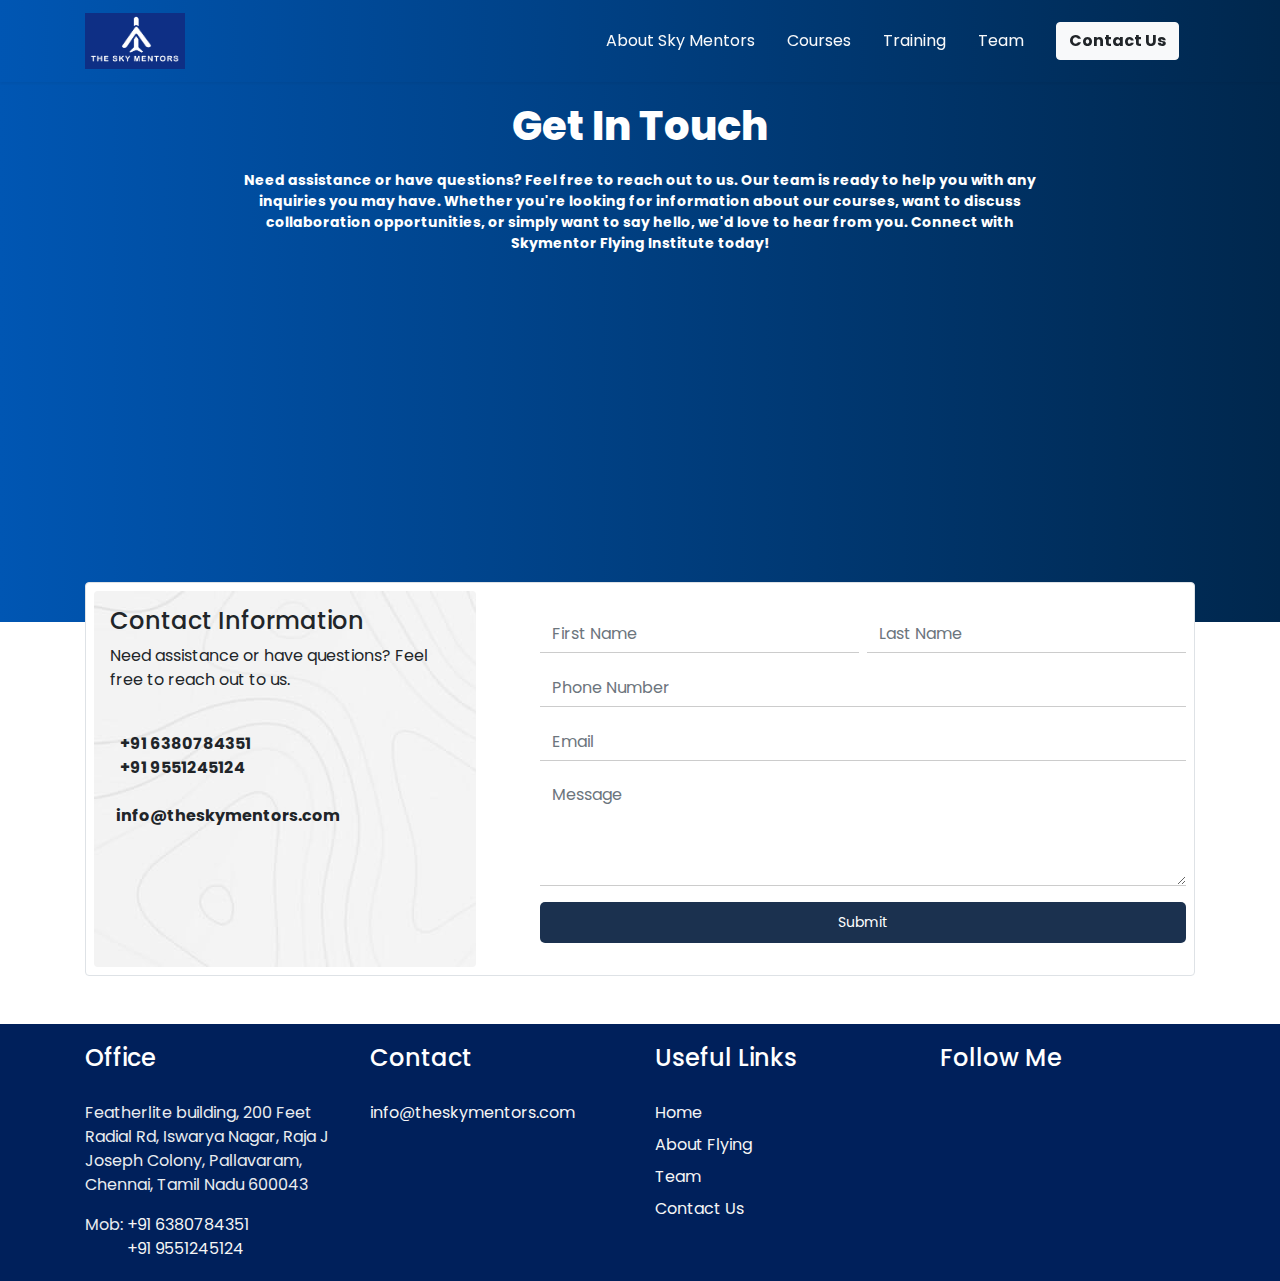
<file: contact-us.html>
<!DOCTYPE html>
<html lang="en">
  <head>
    <meta charset="UTF-8" />
    <meta name="viewport" content="width=device-width, initial-scale=1.0" />
    <link
      rel="stylesheet"
      href="https://stackpath.bootstrapcdn.com/bootstrap/4.5.2/css/bootstrap.min.css"
    />
    <link rel="preconnect" href="https://fonts.googleapis.com" />
    <link rel="preconnect" href="https://fonts.gstatic.com" crossorigin />
    <link rel="stylesheet" href="./assets/styles/styles.css" />

    <link rel="preconnect" href="https://fonts.googleapis.com" />
    <link rel="preconnect" href="https://fonts.gstatic.com" crossorigin />
    <link
      href="https://fonts.googleapis.com/css2?family=Poppins:wght@300;400;500;600;700;800&display=swap"
      rel="stylesheet"
    />
    <link href="https://unpkg.com/aos@2.3.1/dist/aos.css" rel="stylesheet" />
    <script src="https://code.jquery.com/jquery-3.5.1.slim.min.js"></script>
    <script src="https://cdn.jsdelivr.net/npm/@popperjs/core@2.10.2/dist/umd/popper.min.js"></script>
    <script src="https://stackpath.bootstrapcdn.com/bootstrap/4.5.2/js/bootstrap.min.js"></script>
    <link
      rel="stylesheet"
      href="https://cdnjs.cloudflare.com/ajax/libs/font-awesome/5.14.0/css/all.min.css"
      integrity="sha512-1PKOgIY59xJ8Co8+NE6FZ+LOAZKjy+KY8iq0G4B3CyeY6wYHN3yt9PW0XpSriVlkMXe40PTKnXrLnZ9+fkDaog=="
      crossorigin="anonymous"
    />
    <link
      rel="stylesheet"
      href="https://cdnjs.cloudflare.com/ajax/libs/font-awesome/5.15.3/css/all.min.css"
      integrity="sha384-ez3ggF5JC1JFo2J2q2WiCqEhB3HxGzntn9f2b8TLWlA/4gHt4sVsHcOjxH6EmGOkQ"
      crossorigin="anonymous"
    />
    <script src="https://unpkg.com/aos@2.3.1/dist/aos.js"></script>
    <script src="https://unpkg.com/aos@2.3.1/dist/aos.js"></script>
    <style>
      * {
        font-family: "Poppins", sans-serif;
      }
      a{
        color: inherit !important;
      }
      .navbar {
        position: sticky;
        top: 0;
        z-index: 1000;
        transition: background 0.3s, border-radius 0.3s, opacity 0.3s;
        box-shadow: 0px 2px 2px rgba(0, 0, 0, 0.04);
        background: linear-gradient(to right, #0056b3, #00274d);
      }
      .navbar .navbar-toggler {
        display: none;
      }
      #banner {
        background: linear-gradient(
          to right,
          #0056b3,
          #00274d
        ); /* Light to dark shade from left to right */
        color: #ffffff; /* Text color for better visibility */
        padding: 20px; /* Adjust padding as needed */
        text-align: center;
        height: 60vh;
      }

      #banner h1 {
        font-size: 2.5em;
        margin-bottom: 20px;
      }

      #banner p {
        font-weight: bold;
        font-size: 14px;
        margin-bottom: 40px;
      }

      #enquire-btn {
        display: inline-block;
        padding: 10px 20px;
        font-size: 14px;
        text-decoration: none;
        background-color: #1b314f; /* Navy blue button color */
        color: #fff; /* White text color */
        border-radius: 5px;
      }
      .bg-contact {
        background: url("./assets/images/waves-faded.jpg");
      }
      #enquire-btn:hover {
        background-color: #0056b3;
      }
      #sections {
        display: flex;
        gap: 30px;
        height: 100%; /* Half of the viewport height */
        margin-top: -60px;
      }
      #form {
        margin-top: -40px;
      }
      @media only screen and (max-width: 999px) {
        #banner {
          height: 40vh;
        }
        #banner h1 {
          font-size: 1.5em;
        }
        #banner p {
          font-size: 10px;
        }
        .d-flex.contact-form {
          flex-direction: column;
        }

        .mr-3 {
          margin-right: 0 !important;
          margin-bottom: 15px;
        }

        .ml-5 {
          margin-left: 0 !important;
        }

        .bg-contact {
          width: 100%;
        }

        .ml-5,
        .py-4 {
          width: 100%;
          margin-left: 0 !important;
        }
      }
      form input,
      form textarea {
        border: none !important;
        border-bottom: 1px solid #ccc !important; /* Adjust the color as needed */
        border-radius: 0 !important;
        outline: none;
      }
      .submit-btn {
        background-color: #00205b;
        color: white;
        padding: 10px 20px;
      }
      footer {
        padding: 20px;
        background-color: #00205b;
        color: #e9ecef;
      }
      footer h4 {
        padding-bottom: 20px;
        color: white;
      }
      footer ul {
        list-style-type: none;
        padding: 0;
        color: whitesmoke;
      }
      footer a {
        color: whitesmoke !important;
      }
    </style>
  </head>
  <body data-spy="scroll" data-target="#navbar" data-offset="70">
    <nav id="navbar" class="navbar text-light">
      <div class="container">
        <a class="navbar-brand" href="./index.html"
          ><img
            src="./assets/images/The Sky Logo Mentors V2.png"
            alt="logo"
            width="100"
        /></a>
        <button class="navbar-toggler" onclick="toggleNav()">
          <i class="fas fa-bars"></i>
        </button>
        <ul class="nav nav-pills align-items-center">
          <li class="nav-item">
            <a class="nav-link text-light" href="./about-sky-mentors.html"
              >About Sky Mentors</a
            >
          </li>
          <li class="nav-item">
            <a class="nav-link text-light" href="./courses.html">Courses</a>
          </li>
          <li class="nav-item">
            <a class="nav-link text-light" href="./our-team.html">Training</a>
          </li>
          <li class="nav-item">
            <a class="nav-link text-light" href="./our-team.html">Team</a>
          </li>
          <li class="nav-item">
            <a class="nav-link text-light" href="./contact-us.html"
              ><button type="button" class="btn btn-light font-weight-bold">
                Contact Us
              </button></a
            >
          </li>
        </ul>
      </div>
    </nav>
    <section id="banner">
      <div class="container">
        <h1>Get In Touch</h1>
        <p class="w-75 mx-auto">
          Need assistance or have questions? Feel free to reach out to us. Our
          team is ready to help you with any inquiries you may have. Whether
          you're looking for information about our courses, want to discuss
          collaboration opportunities, or simply want to say hello, we'd love to
          hear from you. Connect with Skymentor Flying Institute today!
        </p>
      </div>
    </section>
    <section id="form">
      <div class="container mb-5">
        <div class="p-2 bg-white rounded border">
          <div class="d-flex contact-form">
            <div class="mr-3 bg-contact rounded p-3" style="flex: 0 0 35%">
              <!-- Your content for the first block goes here -->
              <h4>Contact Information</h4>
              <p class="mt-2">
                Need assistance or have questions? Feel free to reach out to us.
              </p>
              <br />
              <div class="d-flex font-weight-bold align-items-center" style="gap: 10px">
                <i class="fa fa-phone-alt" aria-hidden="true"></i>
                <div>
                  <a href="tel:6380784351"><p class="mb-0 text-black">+91 6380784351</p></a>
                  <a href="tel:9551245124"><p class="mb-0">+91 9551245124</p></a>
                </div>
              </div>
              <div class="d-flex font-weight-bold align-items-center mt-4">
                <i class="fas fa-mail-bulk" aria-hidden="true"></i>
              <a href="mailto:info@theskymentors.com">&nbsp;&nbsp;info@theskymentors.com</a>
                
              </div>
            </div>

            <!-- Second Block with 
                        the rest of the width -->
            <div class="ml-5 py-4" style="flex: 1">
              <form>
                <div class="form-group">
                  <div class="d-flex">
                    <input
                      type="text"
                      class="form-control mr-2"
                      placeholder="First Name"
                    />
                    <input
                      type="text"
                      class="form-control"
                      placeholder="Last Name"
                    />
                  </div>
                </div>
                <div class="form-group">
                  <input
                    type="tel"
                    class="form-control"
                    placeholder="Phone Number"
                  />
                </div>
                <div class="form-group">
                  <input
                    type="email"
                    class="form-control"
                    placeholder="Email"
                  />
                </div>
                <div class="form-group">
                  <textarea
                    class="form-control"
                    rows="4"
                    placeholder="Message"
                  ></textarea>
                </div>
                <button type="submit" class="border-0 w-100" id="enquire-btn">
                  Submit
                </button>
              </form>
            </div>
          </div>
        </div>
      </div>
    </section>

    <footer>
      <div class="container">
        <div class="row">
          <!-- Office Block -->
          <div class="col-md-3">
            <h4>Office</h4>
            <address>
              Featherlite building, 200 Feet Radial Rd,
              Iswarya Nagar, Raja J Joseph Colony, Pallavaram, Chennai,
              Tamil Nadu 600043
            </address>
            <div class="d-flex"><p>Mob:</p>&nbsp; <div>
                <a href="tel:6380784351"><p class="mb-0 text-black">+91 6380784351</p></a>
                <a href="tel:9551245124"><p class="mb-0">+91 9551245124</p></a>
            </div>
        </div>
          </div>

          <!-- Contact Block -->
          <div class="col-md-3">
            <h4>Contact</h4>
            <p>
              <i class="fas fa-mail-bulk"></i>
              <a href="mailto:info@theskymentors.com">info@theskymentors.com</a>
            </p>
          </div>

          <!-- Useful Links Block -->
          <div class="col-md-3">
            <h4>Useful Links</h4>
            <ul>
              <li class="pb-2"><a href="./index.html">Home</a></li>
              <li class="pb-2"><a href="#">About Flying</a></li>
              <li class="pb-2"><a href="./our-team.html">Team</a></li>
              <li class="pb-2"><a href="./contact-us.html">Contact Us</a></li>
            </ul>
          </div>

          <!-- Follow Me Block -->
          <div class="col-md-3">
            <h4>Follow Me</h4>
            <p>
              <a href="#" target="_blank" class="mr-3"
                ><i class="fab fa-facebook"></i
              ></a>
              <a href="#" target="_blank" class="mr-3"
                ><i class="fab fa-twitter"></i
              ></a>
              <a href="#" target="_blank"><i class="fab fa-instagram"></i></a>
            </p>
          </div>
        </div>
      </div>
    </footer>
    <script>
      //   AOS.init();
      AOS.init({
        duration: 1000, // Adjust the duration as needed
        once: true, // Animation only occurs once
      });
      $(document).ready(function () {
        $(".navbar-toggler").click(function () {
          $("#navbar ul").toggleClass("show");

          // Close button functionality
          if ($("#navbar ul").hasClass("show")) {
            $("#navbar").append('<span class="close-btn">&times;</span>');
          } else {
            $("#navbar .close-btn").remove();
          }
        });

        $("#navbar ul li a").click(function () {
          $("#navbar ul").removeClass("show");
          $("#navbar .close-btn").remove();
        });

        // Close button functionality
        $(document).on("click", "#navbar .close-btn", function () {
          $("#navbar ul").removeClass("show");
          $("#navbar .close-btn").remove();
        });

        var navbar = $("#navbar");

        $(window).scroll(function () {
          if ($(this).scrollTop() > 100) {
            navbar.addClass("scroll");
          } else {
            navbar.removeClass("scroll");
          }
        });

        $("body").scrollspy({ target: "#navbar" });
      });
    </script>
  </body>
</html>
</file>
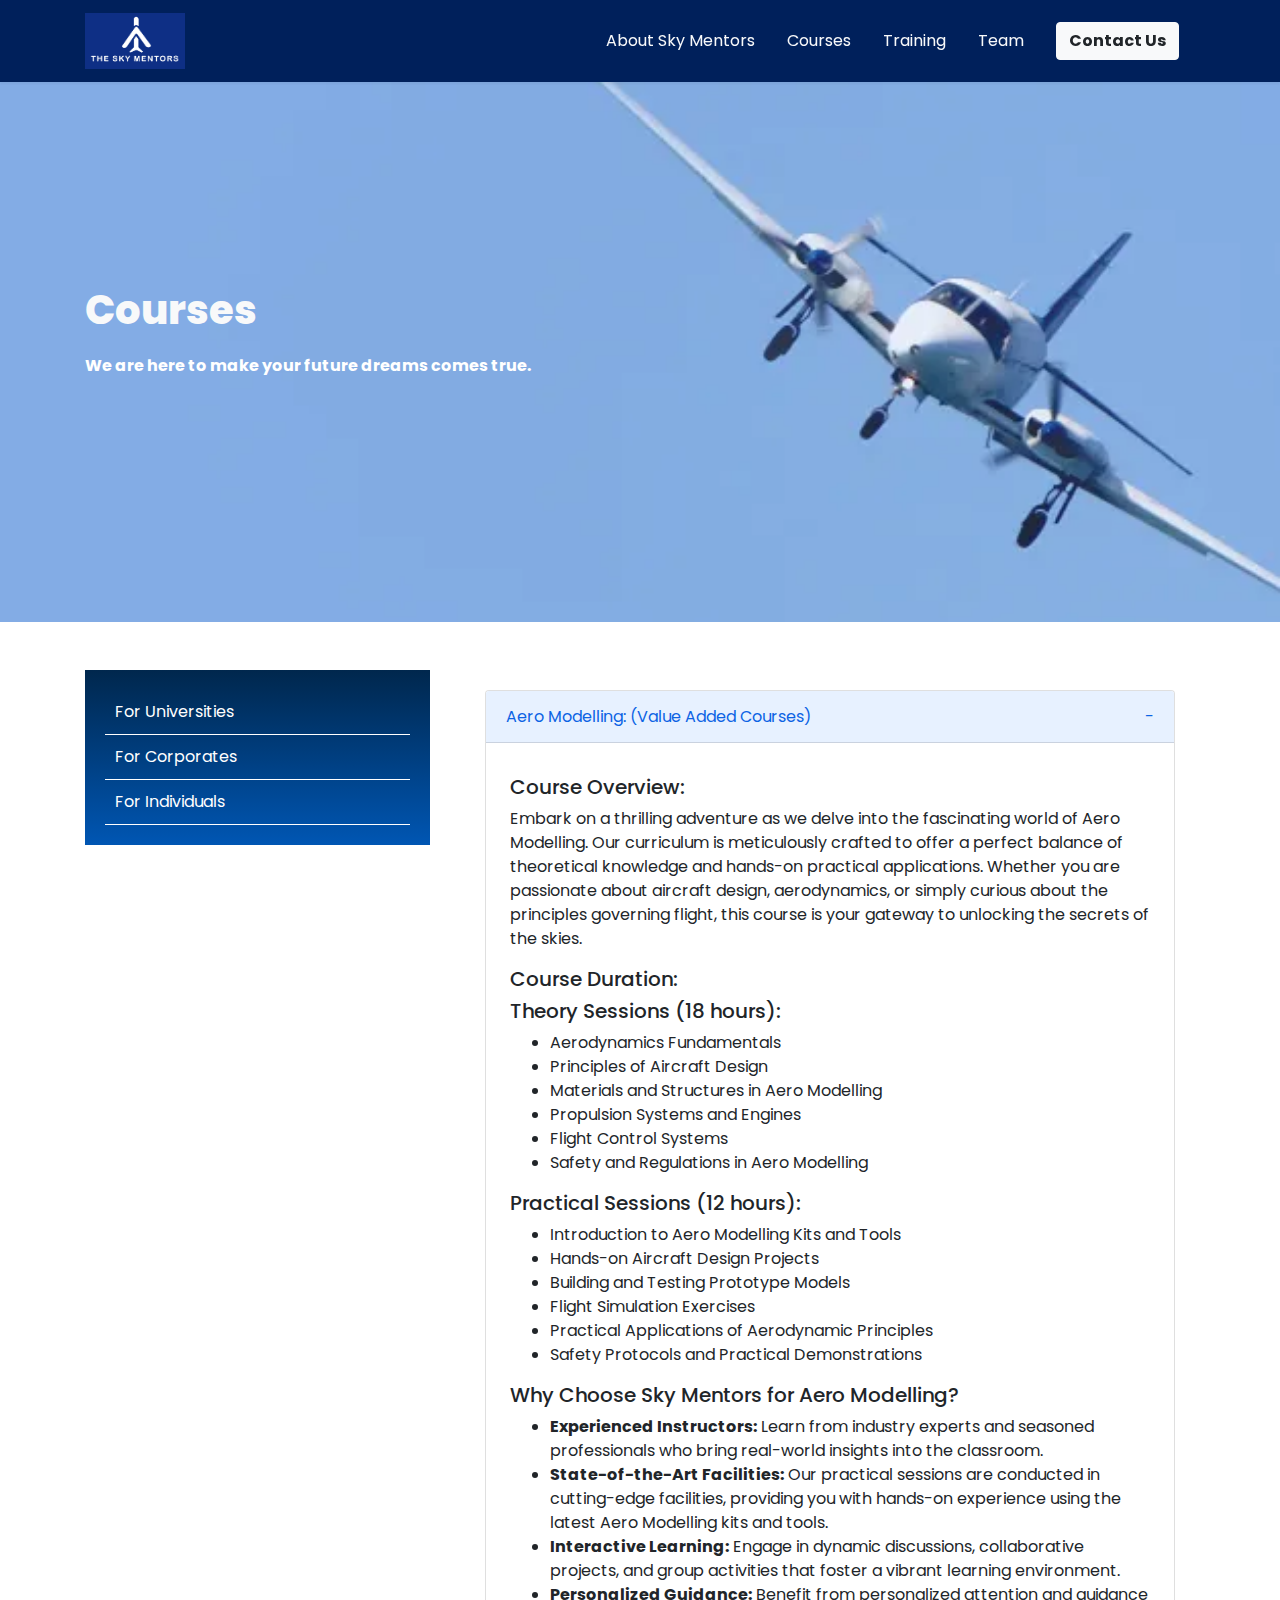
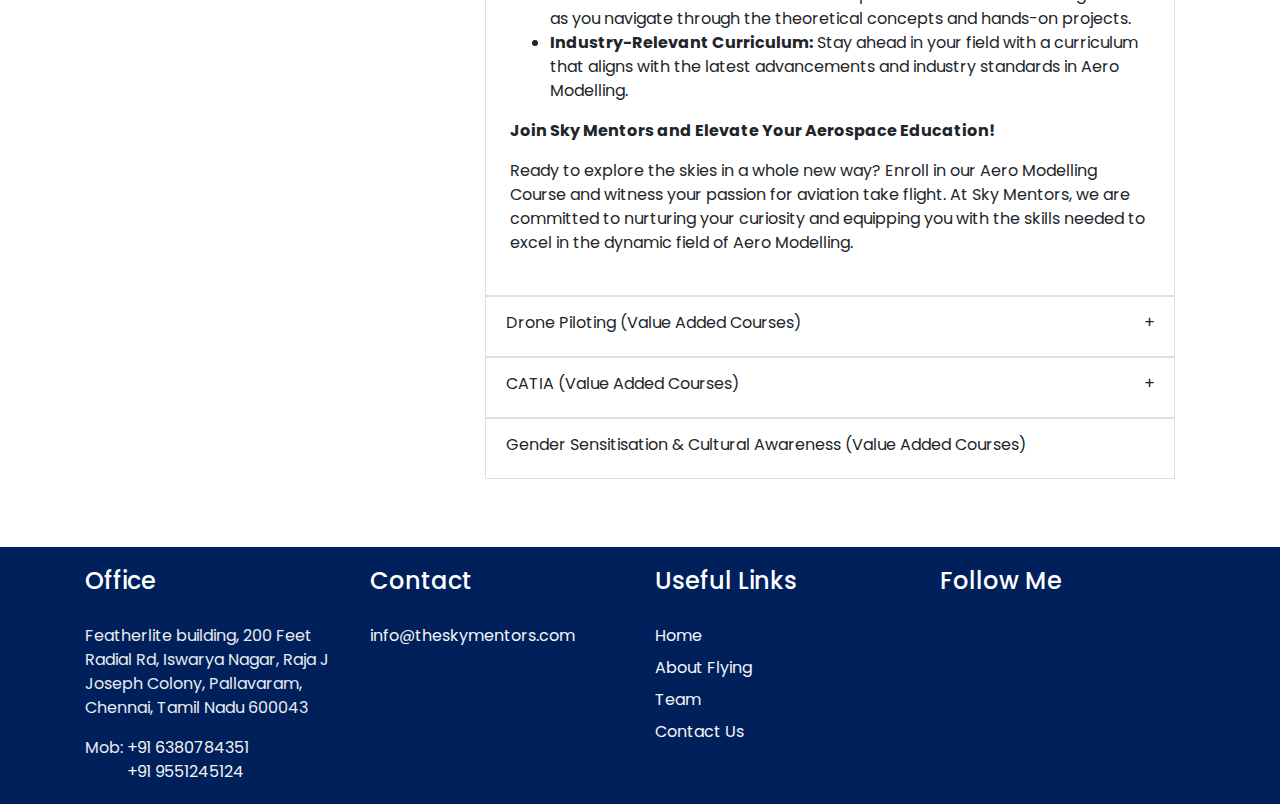
<file: courses.html>
<!DOCTYPE html>
<html lang="en">

<head>
  <meta charset="UTF-8" />
  <meta name="viewport" content="width=device-width, initial-scale=1.0" />
  <link rel="stylesheet" href="./assets/styles/styles.css" />
  <link rel="stylesheet" href="https://stackpath.bootstrapcdn.com/bootstrap/4.5.2/css/bootstrap.min.css" />
  <link href="https://fonts.googleapis.com/css2?family=Poppins:wght@300;400;500;600;700;800&display=swap" rel="stylesheet" />
  <link href="https://unpkg.com/aos@2.3.1/dist/aos.css" rel="stylesheet" />
  <link
  rel="stylesheet"
  href="https://cdnjs.cloudflare.com/ajax/libs/font-awesome/5.14.0/css/all.min.css"
  integrity="sha512-1PKOgIY59xJ8Co8+NE6FZ+LOAZKjy+KY8iq0G4B3CyeY6wYHN3yt9PW0XpSriVlkMXe40PTKnXrLnZ9+fkDaog=="
  crossorigin="anonymous"
/>
<link
  rel="stylesheet"
  href="https://cdnjs.cloudflare.com/ajax/libs/font-awesome/5.15.3/css/all.min.css"
  integrity="sha384-ez3ggF5JC1JFo2J2q2WiCqEhB3HxGzntn9f2b8TLWlA/4gHt4sVsHcOjxH6EmGOkQ"
  crossorigin="anonymous"
/>
  <style>
    body {
      font-family: 'Poppins', sans-serif;
      margin: 0;
      padding: 0;
      box-sizing: border-box;
    }

    .navbar {
      position: sticky;
      top: 0;
      z-index: 1000;
      background-color: #00205b;
      transition: background 0.3s, border-radius 0.3s, opacity 0.3s;
      box-shadow: 0px 2px 2px rgba(0, 0, 0, 0.04);
    }

    .navbar .navbar-toggler {
      display: none;
    }

    #banner {
      background: url(./assets/images/courses.webp) center/cover no-repeat;
      color: #333;
      text-align: left;
      display: flex;
      align-items: center;
      justify-content: center;
      height: 60vh;
    }

    #banner h1 {
      font-size: 2.5em;
      color: #0065af;
      margin-bottom: 20px;
    }

    #banner p {
    color: white;
    }

    main {
      display: flex;
      flex: 1;
    }

    .sidebar {
      width: 100%;
      background: linear-gradient(to bottom, #00274d, #0056b3);
      padding: 20px;
      border-right: 5px solid #fff;
    }

    .sidebar a {
      display: block;
      padding: 10px;
      color: #fff;
      text-decoration: none;
      border-bottom: 1px solid #fff;
      transition: background-color 0.3s;
    }

    .sidebar a:hover {
      background-color: #0056b3;
    }

    .content {
      flex: 1;
      padding: 20px;
    }
    .accordion-item:first-of-type {
    border-top-left-radius: 0.25rem;
    border-top-right-radius: 0.25rem;
}

.accordion-item {
    background-color: #fff;
    border: 1px solid rgba(0,0,0,.125);
}
.accordion-item:first-of-type .accordion-button {
    border-top-left-radius: calc(0.25rem - 1px);
    border-top-right-radius: calc(0.25rem - 1px);
}

.accordion-button:not(.collapsed) {
    color: #0c63e4;
    background-color: #e7f1ff;
    box-shadow: inset 0 -1px 0 rgba(0,0,0,.125);
}
[type=button]:not(:disabled), [type=reset]:not(:disabled), [type=submit]:not(:disabled), button:not(:disabled) {
    cursor: pointer;
}
.accordion-button {
    position: relative;
    display: flex;
    align-items: center;
    width: 100%;
    padding: 1rem 1.25rem;
    font-size: 1rem;
    color: #212529;
    text-align: left;
    background-color: #fff;
    border: 0;
    border-radius: 0;
    overflow-anchor: none;
    transition: color .15s ease-in-out,background-color .15s ease-in-out,border-color .15s ease-in-out,box-shadow .15s ease-in-out,border-radius .15s ease;
}
button:focus:not(:focus-visible) {
    outline: 0;
}

.accordion-button:focus {
    z-index: 3;
    border-color: #86b7fe;
    outline: 0;
    box-shadow: 0 0 0 0.25rem rgba(13,110,253,.25);
}
.accordion-button:not(.collapsed) {
    color: #0c63e4;
    background-color: #e7f1ff;
    box-shadow: inset 0 -1px 0 rgba(0,0,0,.125);
}
.accordion-button[aria-expanded="true"] .icon:after {
  content: "-";
}

/* Style for the closed state */
.accordion-button[aria-expanded="false"] .icon:after {
  content: "+";
}

  </style>
</head>

<body data-spy="scroll" data-target="#navbar" data-offset="70">
  <nav id="navbar" class="navbar text-light">
    <div class="container">
      <a class="navbar-brand" href="./index.html">
        <img src="./assets/images/The Sky Logo Mentors V2.png" alt="logo" width="100" />
      </a>
      <button class="navbar-toggler" onclick="toggleNav()">
        <i class="fas fa-bars"></i>
      </button>
      <ul class="nav nav-pills align-items-center">
        <li class="nav-item">
          <a class="nav-link text-light" href="./about-sky-mentors.html">About Sky Mentors</a>
        </li>
        <li class="nav-item">
          <a class="nav-link text-light" href="./courses.html">Courses</a>
        </li>
        <li class="nav-item">
          <a class="nav-link text-light" href="./our-team.html">Training</a>
        </li>
        <li class="nav-item">
          <a class="nav-link text-light" href="./our-team.html">Team</a>
        </li>
        <li class="nav-item">
          <a class="nav-link text-light" href="./contact-us.html">
            <button type="button" class="btn btn-light font-weight-bold">
              Contact Us
            </button>
          </a>
        </li>
      </ul>
    </div>
  </nav>

  <!-- Banner Section -->
  <section id="banner">
    <div class="container">
      <h1><span class="text-light">Courses</span></h1>
      <p>We are here to make your future dreams comes true.</p>
    </div>
  </section>

  <div class="container my-5">
    <div class="row">
      <div class="col-md-4">
        <div class="sidebar">
          <a href="#" class="category" data-category="universities">For Universities</a>
          <a href="#" class="category" data-category="corporates">For Corporates</a>
          <a href="#" class="category" data-category="individuals">For Individuals</a>
        </div>
      </div>
      <div class="col-md-8">
        <div class="content">
          <div class="accordion" id="universities">
            <!-- Accordion Item 1 -->
         <!-- Accordion Item 1 -->
          <!-- Accordion Item 1 -->
<div class="accordion-item">
    <h5 class="accordion-header" id="headingOne">
      <button class="accordion-button flex justify-content-between" type="button" data-toggle="collapse" data-target="#collapseOne" aria-expanded="true" aria-controls="collapseOne">
        Aero Modelling: (Value Added Courses)
        <span class="icon text-end"></span>
      </button>
    </h5>
    <div id="collapseOne" class="accordion-collapse collapse show" aria-labelledby="headingOne" data-parent="#universities">
      <div class="accordion-body p-4">
        <div class="course-content">
          <h5>Course Overview:</h5>
          <p>Embark on a thrilling adventure as we delve into the fascinating world of Aero Modelling. Our curriculum is meticulously crafted to offer a perfect balance of theoretical knowledge and hands-on practical applications. Whether you are passionate about aircraft design, aerodynamics, or simply curious about the principles governing flight, this course is your gateway to unlocking the secrets of the skies.</p>
  
          <h5>Course Duration:</h5>
          <div class="duration">
            <div class="theory-sessions">
              <h5>Theory Sessions (18 hours):</h5>
              <ul>
                <li>Aerodynamics Fundamentals</li>
                <li>Principles of Aircraft Design</li>
                <li>Materials and Structures in Aero Modelling</li>
                <li>Propulsion Systems and Engines</li>
                <li>Flight Control Systems</li>
                <li>Safety and Regulations in Aero Modelling</li>
              </ul>
            </div>
  
            <div class="practical-sessions">
              <h5>Practical Sessions (12 hours):</h5>
              <ul>
                <li>Introduction to Aero Modelling Kits and Tools</li>
                <li>Hands-on Aircraft Design Projects</li>
                <li>Building and Testing Prototype Models</li>
                <li>Flight Simulation Exercises</li>
                <li>Practical Applications of Aerodynamic Principles</li>
                <li>Safety Protocols and Practical Demonstrations</li>
              </ul>
            </div>
          </div>
  
          <h5>Why Choose Sky Mentors for Aero Modelling?</h5>
          <ul>
            <li><strong>Experienced Instructors:</strong> Learn from industry experts and seasoned professionals who bring real-world insights into the classroom.</li>
            <li><strong>State-of-the-Art Facilities:</strong> Our practical sessions are conducted in cutting-edge facilities, providing you with hands-on experience using the latest Aero Modelling kits and tools.</li>
            <li><strong>Interactive Learning:</strong> Engage in dynamic discussions, collaborative projects, and group activities that foster a vibrant learning environment.</li>
            <li><strong>Personalized Guidance:</strong> Benefit from personalized attention and guidance as you navigate through the theoretical concepts and hands-on projects.</li>
            <li><strong>Industry-Relevant Curriculum:</strong> Stay ahead in your field with a curriculum that aligns with the latest advancements and industry standards in Aero Modelling.</li>
          </ul>
  
          <p><strong>Join Sky Mentors and Elevate Your Aerospace Education!</strong></p>
          <p>Ready to explore the skies in a whole new way? Enroll in our Aero Modelling Course and witness your passion for aviation take flight. At Sky Mentors, we are committed to nurturing your curiosity and equipping you with the skills needed to excel in the dynamic field of Aero Modelling.</p>
        </div>
      </div>
    </div>
  </div>
  

            <!-- Accordion Item 2 -->
            <div class="accordion-item">
              <h2 class="accordion-header" id="headingTwo">
                <button class="accordion-button collapsed flex justify-content-between" type="button" data-toggle="collapse" data-target="#collapseTwo" aria-expanded="false" aria-controls="collapseTwo">
                    Drone Piloting (Value Added Courses)
        <span class="icon text-end"></span>

                </button>
              </h2>
              <div id="collapseTwo" class="accordion-collapse collapse" aria-labelledby="headingTwo" data-parent="#universities">
                <div class="accordion-body">
                  <strong>This is the second item's accordion body.</strong> It is hidden by default, until the collapse plugin adds the appropriate classes that we use to style each element. These classes control the overall appearance, as well as the showing and hiding via CSS transitions. You can modify any of this with custom CSS or overriding our default variables. It's also worth noting that just about any HTML can go within the <code>.accordion-body</code>, though the transition does limit overflow.
                </div>
              </div>
            </div>

            <!-- Accordion Item 3 -->
            <div class="accordion-item">
              <h2 class="accordion-header" id="headingThree">
                <button class="accordion-button collapsed flex justify-content-between" type="button" data-toggle="collapse" data-target="#collapseThree" aria-expanded="false" aria-controls="collapseThree">
                    CATIA (Value Added Courses)
        <span class="icon text-end"></span>

                </button>
              </h2>
              <div id="collapseThree" class="accordion-collapse collapse" aria-labelledby="headingThree" data-parent="#universities">
                <div class="accordion-body">
                  <strong>This is the third item's accordion body.</strong> It is hidden by default, until the collapse plugin adds the appropriate classes that we use to style each element. These classes control the overall appearance, as well as the showing and hiding via CSS transitions. You can modify any of this with custom CSS or overriding our default variables. It's also worth noting that just about any HTML can go within the <code>.accordion-body</code>, though the transition does limit overflow.
                </div>
              </div>
            </div>
            <div class="accordion-item">
                <h2 class="accordion-header" id="headingThree">
                  <button class="accordion-button collapsed" type="button" data-toggle="collapse" data-target="#collapseThree" aria-expanded="false" aria-controls="collapseThree">
                    Gender Sensitisation & Cultural Awareness (Value Added Courses)
                  </button>
                </h2>
                <div id="collapseThree" class="accordion-collapse collapse" aria-labelledby="headingThree" data-parent="#universities">
                  <div class="accordion-body">
                    <strong>This is the third item's accordion body.</strong> It is hidden by default, until the collapse plugin adds the appropriate classes that we use to style each element. These classes control the overall appearance, as well as the showing and hiding via CSS transitions. You can modify any of this with custom CSS or overriding our default variables. It's also worth noting that just about any HTML can go within the <code>.accordion-body</code>, though the transition does limit overflow.
                  </div>
                </div>
              </div>
          </div>
          <!-- Accordion content for universities -->
          <div class="accordion" id="corporates">
            <div class="accordion-item">
                <h2 class="accordion-header" id="panelsStayOpen-headingOne">
                  <button class="accordion-button" type="button" data-bs-toggle="collapse" data-bs-target="#panelsStayOpen-collapseOne" aria-expanded="true" aria-controls="panelsStayOpen-collapseOne">
                    Accordion Item #1
                  </button>
                </h2>
                <div id="panelsStayOpen-collapseOne" class="accordion-collapse collapse show" aria-labelledby="panelsStayOpen-headingOne">
                  <div class="accordion-body">
                    <strong>This is the first item's accordion body.</strong> It is shown by default, until the collapse plugin adds the appropriate classes that we use to style each element. These classes control the overall appearance, as well as the showing and hiding via CSS transitions. You can modify any of this with custom CSS or overriding our default variables. It's also worth noting that just about any HTML can go within the <code>.accordion-body</code>, though the transition does limit overflow.
                  </div>
                </div>
              </div>
              <div class="accordion-item">
                <h2 class="accordion-header" id="panelsStayOpen-headingTwo">
                  <button class="accordion-button collapsed" type="button" data-bs-toggle="collapse" data-bs-target="#panelsStayOpen-collapseTwo" aria-expanded="false" aria-controls="panelsStayOpen-collapseTwo">
                    Accordion Item #2
                  </button>
                </h2>
                <div id="panelsStayOpen-collapseTwo" class="accordion-collapse collapse" aria-labelledby="panelsStayOpen-headingTwo">
                  <div class="accordion-body">
                    <strong>This is the second item's accordion body.</strong> It is hidden by default, until the collapse plugin adds the appropriate classes that we use to style each element. These classes control the overall appearance, as well as the showing and hiding via CSS transitions. You can modify any of this with custom CSS or overriding our default variables. It's also worth noting that just about any HTML can go within the <code>.accordion-body</code>, though the transition does limit overflow.
                  </div>
                </div>
              </div>
                        
            <!-- Accordion content for corporates -->
          </div>
          <div class="accordion" id="individuals">
            <!-- Accordion content for individuals -->
          </div>
        </div>
      </div>
    </div>
  </div>

  <footer>
    <div class="container">
      <div class="row">
        <!-- Office Block -->
        <div class="col-md-3">
          <h4>Office</h4>
          <address>
            Featherlite building, 200 Feet Radial Rd,
            Iswarya Nagar, Raja J Joseph Colony, Pallavaram, Chennai,
            Tamil Nadu 600043
          </address>
          <div class="d-flex"><p>Mob:</p>&nbsp; <div>
              <a href="tel:6380784351"><p class="mb-0 text-black">+91 6380784351</p></a>
              <a href="tel:9551245124"><p class="mb-0">+91 9551245124</p></a>
          </div>
      </div>
        </div>

        <!-- Contact Block -->
        <div class="col-md-3">
          <h4>Contact</h4>
          <p>
            <i class="fas fa-mail-bulk"></i>
            <a href="mailto:info@theskymentors.com"> info@theskymentors.com</a>
          </p>
        </div>

        <!-- Useful Links Block -->
        <div class="col-md-3">
          <h4>Useful Links</h4>
          <ul>
            <li class="pb-2"><a href="./index.html">Home</a></li>
            <li class="pb-2"><a href="#">About Flying</a></li>
            <li class="pb-2"><a href="./our-team.html">Team</a></li>
            <li class="pb-2"><a href="./contact-us.html">Contact Us</a></li>
          </ul>
        </div>

        <!-- Follow Me Block -->
        <div class="col-md-3">
          <h4>Follow Me</h4>
          <p>
            <a href="#" target="_blank" class="mr-3"
              ><i class="fab fa-facebook"></i
            ></a>
            <a href="#" target="_blank" class="mr-3"
              ><i class="fab fa-twitter"></i
            ></a>
            <a href="#" target="_blank"><i class="fab fa-instagram"></i></a>
          </p>
        </div>
      </div>
    </div>
  </footer>
  <script src="https://code.jquery.com/jquery-3.5.1.slim.min.js"></script>
  <script src="https://cdn.jsdelivr.net/npm/@popperjs/core@2.10.2/dist/umd/popper.min.js"></script>
  <script src="https://stackpath.bootstrapcdn.com/bootstrap/4.5.2/js/bootstrap.min.js"></script>
  <script src="https://unpkg.com/aos@2.3.1/dist/aos.js"></script>
  <script>
    AOS.init({
      duration: 1000,
      once: true,
    });

    document.addEventListener('DOMContentLoaded', function () {
      var categories = document.querySelectorAll('.category');
      categories.forEach(function (category) {
        category.addEventListener('click', function () {
          var selectedCategory = this.getAttribute('data-category');
          var accordions = document.querySelectorAll('.accordion');
          accordions.forEach(function (accordion) {
            accordion.style.display = 'none';
          });
          var activeAccordion = document.getElementById(selectedCategory);
          if (activeAccordion) {
            activeAccordion.style.display = 'block';
          }
        });
      });

      // Show 'For Universities' by default
      document.getElementById('universities').style.display = 'block';
      document.getElementById('corporates').style.display = 'none';
      document.getElementById('individuals').style.display = 'none';
    });

    $(document).ready(function () {
      $(".navbar-toggler").click(function () {
        $("#navbar ul").toggleClass("show");

        // Close button functionality
        if ($("#navbar ul").hasClass("show")) {
          $("#navbar").append('<span class="close-btn">&times;</span>');
        } else {
          $("#navbar .close-btn").remove();
        }
      });

      $("#navbar ul li a").click(function () {
        $("#navbar ul").removeClass("show");
        $("#navbar .close-btn").remove();
      });

      // Close button functionality
      $(document).on("click", "#navbar .close-btn", function () {
        $("#navbar ul").removeClass("show");
        $("#navbar .close-btn").remove();
      });

      var navbar = $("#navbar");

      $(window).scroll(function () {
        if ($(this).scrollTop() > 100) {
          navbar.addClass("scroll");
        } else {
          navbar.removeClass("scroll");
        }
      });

      $("body").scrollspy({ target: "#navbar" });
    });
  </script>
</body>

</html>
</file>
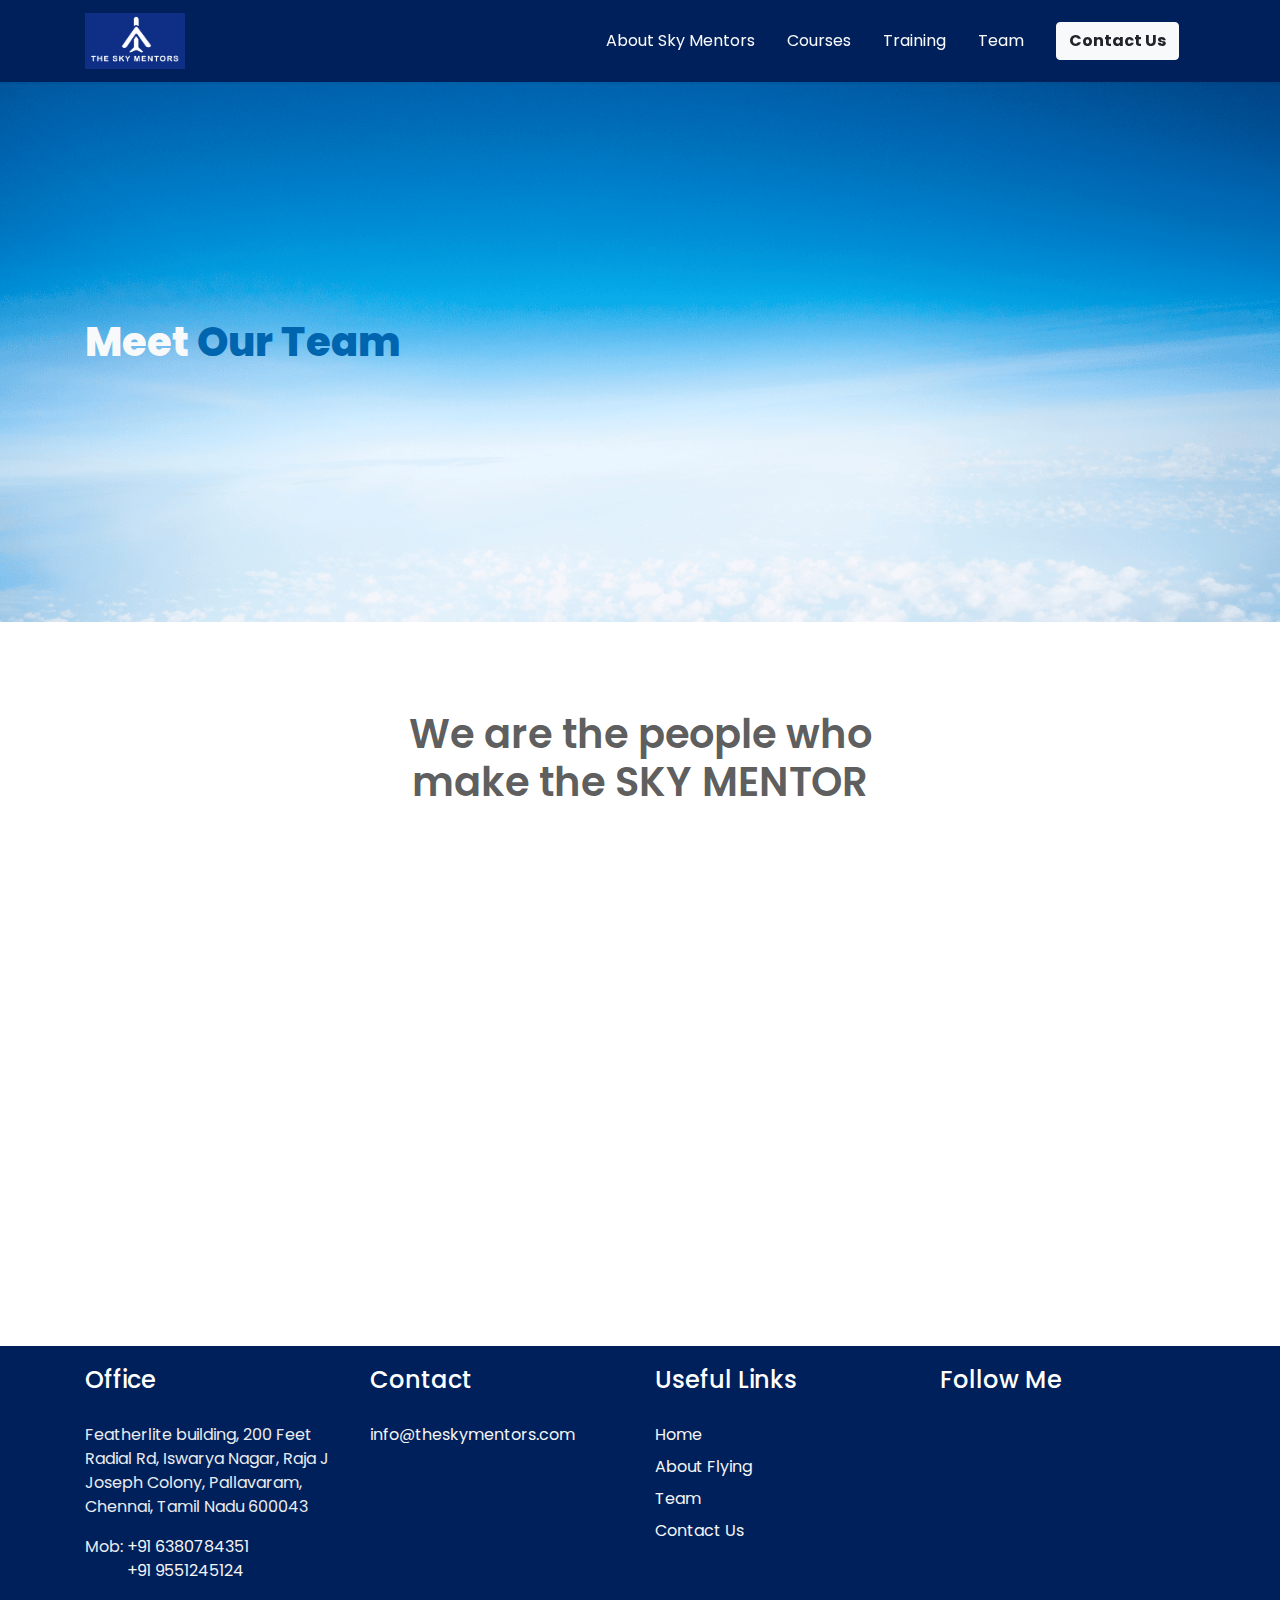
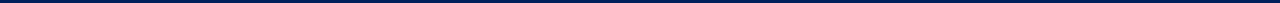
<file: our-team.html>
<!DOCTYPE html>
<html lang="en">
  <head>
    <meta charset="UTF-8" />
    <meta name="viewport" content="width=device-width, initial-scale=1.0" />
    <link
      rel="stylesheet"
      href="https://stackpath.bootstrapcdn.com/bootstrap/4.5.2/css/bootstrap.min.css"
    />
    <link rel="stylesheet" href="./assets/styles/styles.css" />

    <link rel="preconnect" href="https://fonts.googleapis.com" />
    <link rel="preconnect" href="https://fonts.gstatic.com" crossorigin />
    <link rel="preconnect" href="https://fonts.googleapis.com" />
    <link rel="preconnect" href="https://fonts.gstatic.com" crossorigin />
    <link
      href="https://fonts.googleapis.com/css2?family=Poppins:wght@300;400;500;600;700;800&display=swap"
      rel="stylesheet"
    />
    <link href="https://unpkg.com/aos@2.3.1/dist/aos.css" rel="stylesheet" />
    <script src="https://code.jquery.com/jquery-3.5.1.slim.min.js"></script>
    <script src="https://cdn.jsdelivr.net/npm/@popperjs/core@2.10.2/dist/umd/popper.min.js"></script>
    <script src="https://stackpath.bootstrapcdn.com/bootstrap/4.5.2/js/bootstrap.min.js"></script>
    <link
      rel="stylesheet"
      href="https://cdnjs.cloudflare.com/ajax/libs/font-awesome/5.14.0/css/all.min.css"
      integrity="sha512-1PKOgIY59xJ8Co8+NE6FZ+LOAZKjy+KY8iq0G4B3CyeY6wYHN3yt9PW0XpSriVlkMXe40PTKnXrLnZ9+fkDaog=="
      crossorigin="anonymous"
    />
    <link
      rel="stylesheet"
      href="https://cdnjs.cloudflare.com/ajax/libs/font-awesome/5.15.3/css/all.min.css"
      integrity="sha384-ez3ggF5JC1JFo2J2q2WiCqEhB3HxGzntn9f2b8TLWlA/4gHt4sVsHcOjxH6EmGOkQ"
      crossorigin="anonymous"
    />
    <script src="https://unpkg.com/aos@2.3.1/dist/aos.js"></script>
    <style>
        * {
          font-family: "Poppins", sans-serif;
        }
        .navbar {
          position: sticky;
          top: 0;
          z-index: 1000;
          background-color: #00205b;
          transition: background 0.3s, border-radius 0.3s, opacity 0.3s;
          box-shadow: 0px 2px 2px rgba(0, 0, 0, 0.04);
        }
        .navbar .navbar-toggler {
        display: none;
      }
        #banner {
          background: url(./assets/images/team-banner-image.png);
          color: #333;
          text-align: left;
          display: flex;
          align-items: center;
          justify-content: center;
          background-position: center center;
          background-repeat: no-repeat;
          background-size: cover;
          height: 60vh;
        }
  
        #banner h1 {
          font-size: 2.5em;
          color: #0065af;
          margin-bottom: 20px;
        }
      </style>
  </head>
  <body data-spy="scroll" data-target="#navbar" data-offset="70">
    <nav id="navbar" class="navbar text-light">
      <div class="container">
        <a class="navbar-brand" href="./index.html"
          ><img
            src="./assets/images/The Sky Logo Mentors V2.png"
            alt="logo"
            width="100"
        /></a>
        <button class="navbar-toggler" onclick="toggleNav()">
          <i class="fas fa-bars"></i>
        </button>
        <ul class="nav nav-pills align-items-center">
          <li class="nav-item">
            <a class="nav-link text-light" href="./about-sky-mentors.html">About Sky Mentors</a>
          </li>
          <li class="nav-item">
            <a class="nav-link text-light" href="./courses.html">Courses</a>
          </li>
          <li class="nav-item">
            <a class="nav-link text-light" href="./our-team.html">Training</a>
          </li>
          <li class="nav-item">
            <a class="nav-link text-light" href="./our-team.html">Team</a>
          </li>
          <li class="nav-item">
            <a class="nav-link text-light" href="./contact-us.html"
              ><button type="button" class="btn btn-light font-weight-bold">
                Contact Us
              </button></a
            >
          </li>
        </ul>
      </div>
    </nav>

    <!-- Banner Section -->
    <section id="banner">
      <div class="container">
        <h1><span class="text-light">Meet </span>Our Team</h1>
      </div>
    </section>

    <!-- Team Section -->
    <section id="team">
      <div class="container">
        <div class="d-flex align-items-center justify-content-center pt-5">
          <h1 class="text-center heading">
            We are the people who<br /> make the
            <span class="text-uppercase">SKY Mentor</span>
          </h1>
        </div>

        <!-- Team Members Blocks -->
        <!-- Team Members Blocks -->
        <div class="row my-5 d-flex align-items-stretch">
          <!-- Team Member 1 -->
          <div data-aos="fade-up" data-aos-duration="3000" class="col-md-4">
            <div class="team-member-block">
              <img
                src="./assets/images/team-img-1.jpeg"
                alt="Team Member 1"
                class="img-fluid h-full"
              />
              <div class="info">
                <h3>KK Mishra</h3>
                <p>Founder</p>
              </div>
            </div>
          </div>

          <!-- Team Member 2 -->
          <div data-aos="fade-up" data-aos-duration="3000" class="col-md-4">
            <div class="team-member-block">
              <img
                src="./assets/images/team-img-2.jpg"
                alt="Team Member 2"
                class="img-fluid h-full"
              />
              <div class="info">
                <h3>Sonam Mishra</h3>
                <p>CEO- Training, Learning and Development</p>
              </div>
            </div>
          </div>

          <!-- Team Member 3 -->
          <div data-aos="fade-up" data-aos-duration="3000" class="col-md-4">
            <div class="team-member-block">
              <img
                src="./assets/images/team-img-3.jpeg"
                alt="Team Member 3"
                class="img-fluid h-full"
              />
              <div class="info">
                <h3>Shivani Nagpal</h3>
                <p>Director, Training, Learning & Development</p>
              </div>
            </div>
          </div>
        </div>
      </div>
    </section>
    <footer>
      <div class="container">
        <div class="row">
          <!-- Office Block -->
          <div class="col-md-3">
            <h4>Office</h4>
            <address>
              Featherlite building, 200 Feet Radial Rd,
              Iswarya Nagar, Raja J Joseph Colony, Pallavaram, Chennai,
              Tamil Nadu 600043
            </address>
            <div class="d-flex"><p>Mob:</p>&nbsp; <div>
                <a href="tel:6380784351"><p class="mb-0 text-black">+91 6380784351</p></a>
                <a href="tel:9551245124"><p class="mb-0">+91 9551245124</p></a>
            </div>
        </div>
          </div>

          <!-- Contact Block -->
          <div class="col-md-3">
            <h4>Contact</h4>
            <p>
              <i class="fas fa-mail-bulk"></i>
              <a href="mailto:info@theskymentors.com"> info@theskymentors.com</a>
            </p>
          </div>

          <!-- Useful Links Block -->
          <div class="col-md-3">
            <h4>Useful Links</h4>
            <ul>
              <li class="pb-2"><a href="./index.html">Home</a></li>
              <li class="pb-2"><a href="#">About Flying</a></li>
              <li class="pb-2"><a href="./our-team.html">Team</a></li>
              <li class="pb-2"><a href="./contact-us.html">Contact Us</a></li>
            </ul>
          </div>

          <!-- Follow Me Block -->
          <div class="col-md-3">
            <h4>Follow Me</h4>
            <p>
              <a href="#" target="_blank" class="mr-3"
                ><i class="fab fa-facebook"></i
              ></a>
              <a href="#" target="_blank" class="mr-3"
                ><i class="fab fa-twitter"></i
              ></a>
              <a href="#" target="_blank"><i class="fab fa-instagram"></i></a>
            </p>
          </div>
        </div>
      </div>
    </footer>
    <script>
      //   AOS.init();
      AOS.init({
        duration: 1000, // Adjust the duration as needed
        once: true, // Animation only occurs once
      });
      $(document).ready(function () {
        $(".navbar-toggler").click(function () {
          $("#navbar ul").toggleClass("show");

          // Close button functionality
          if ($("#navbar ul").hasClass("show")) {
            $("#navbar").append('<span class="close-btn">&times;</span>');
          } else {
            $("#navbar .close-btn").remove();
          }
        });

        $("#navbar ul li a").click(function () {
          $("#navbar ul").removeClass("show");
          $("#navbar .close-btn").remove();
        });

        // Close button functionality
        $(document).on("click", "#navbar .close-btn", function () {
          $("#navbar ul").removeClass("show");
          $("#navbar .close-btn").remove();
        });

        var navbar = $("#navbar");

        $(window).scroll(function () {
          if ($(this).scrollTop() > 100) {
            navbar.addClass("scroll");
          } else {
            navbar.removeClass("scroll");
          }
        });


        $("body").scrollspy({ target: "#navbar" });
      });
    </script>
  </body>
</html>
</file>
<file: assets/styles/styles.css>
* {
    font-family: "Poppins", sans-serif;
  }
  .navbar {
    position: sticky;
    top: 0;
    z-index: 1000;
    background-color: #00205b;
    transition: background 0.3s, border-radius 0.3s, opacity 0.3s;
    box-shadow: 0px 2px 2px rgba(0, 0, 0, 0.04);
  }
  .navbar .navbar-toggler {
    display: none;
  }
  @media only screen and (max-width: 999px) {
    /* Styles for mobile view */
    .navbar .navbar-toggler {
      display: block !important;
      background: none;
      border: none;
      color: white;
      font-size: 24px;
      cursor: pointer;
      padding: 15px;
      margin: 10px;
      position: absolute;
      top: 0;
      right: 0;
    }

    #navbar ul {
      display: flex;
      flex-direction: column;
      position: fixed;
      top: 0;
      left: 0;
      width: 100%;
      height: 100%;
      background: linear-gradient(to right, #0056b3, #00274d);
      z-index: 1000;
      overflow-x: hidden;
      padding-top: 60px;
      transition: 0.5s;
      transform: translateX(-100%);
    }

    #navbar ul.show {
      transform: translateX(0);
    }

    #navbar ul li {
      padding: 20px;
      text-align: center;
    }

    #navbar ul li a {
      color: white;
      text-decoration: none;
    }

    #navbar .close-btn {
      position: absolute;
      top: 10px;
      right: 10px;
      color: white;
      font-size: 36px;
      z-index: 9999999;
      cursor: pointer;
    }
  }

  .gradient-text {
    background: linear-gradient(to right, #00205b, rgba(0, 0, 128, 25%));
    padding: 15px; /* Adjust padding as needed */
    color: white;
    font-weight: bold;
    width: 60%;
    margin: 0 auto;
  }
  #banner h1 {
    font-size: 2.5em;
    margin-bottom: 20px;
    font-weight: 800;
  }

  #banner p {
    font-weight: bold;
    font-size: 16px;
    margin-bottom: 40px;
  }

  #enquire-btn {
    display: inline-block;
    padding: 10px 20px;
    font-size: 14px;
    text-decoration: none;
    background-color: #1b314f; /* Navy blue button color */
    color: #fff; /* White text color */
    border-radius: 5px;
  }

  #enquire-btn:hover {
    background-color: #0056b3;
  }
  #sections {
    display: flex;
    gap: 30px;
    height: 100%; /* Half of the viewport height */
    margin-top: -60px;
  }

  .section {
    background-color: #f8f9fa;
    flex: 1; /* Equal width for each section */
    padding: 20px;
    box-sizing: border-box;
    border: 1px solid #ebebeb;
    border-radius: 5px;
    text-align: center;
  }

  .section h2 {
    font-size: 2em;
  }

  .section p {
    color: #5f646a;
    font-size: 14px;
  }
  .circle-img {
    border-radius: 50%;
    border: 7px solid #eaeaea;
    width: 72%;
    height: auto;
  }
  .hr-line {
    border-top: 1px solid;
    width: 100%;
  }

  footer {
    padding: 20px;
    background-color: #00205b;
    color: #e9ecef;
  }
  footer h4 {
    padding-bottom: 20px;
    color: white;
  }
  footer ul {
    list-style-type: none;
    padding: 0;
    color: whitesmoke;
  }
  footer a {
    color: whitesmoke !important;
  }
  .course-block {
    position: relative;
    overflow: hidden;
    margin-bottom: 20px;
  }

  .course-block img {
    width: 100%;
    height: auto;
  }

  .overlay {
    position: absolute;
    top: 0;
    left: 0;
    width: 100%;
    height: 100%;
    display: flex;
    align-items: center;
    justify-content: center;
    flex-direction: column;
    text-align: center;
    color: white;
  }
  .dualTiles.reversed {
    flex-direction: row-reverse;
  }

  .dualTiles {
    position: relative;
    display: flex;
    margin: 60px 0px;
  }
  .imageBox {
    position: relative;
    display: inline-block;
    width: 80%;
  }
  .imageBox::before {
    content: "";
    position: absolute;
    top: -30px;
    left: -30px;
    width: 100%;
    height: 100%;
    z-index: -1;
    border-radius: 10px;
    background-color: #fafafa;
    background-image: url(./assets/images/waves-faded.jpg);
    background-size: cover;
    background-position: top left;
  }
  .zoomIn {
    -webkit-animation-name: zoomIn;
    animation-name: zoomIn;
    visibility: visible;
    animation-name: zoomIn;
  }
  .dualTiles img {
    width: 100%;
    border-radius: 10px;
    animation-duration: 2s;
  }

  .imageBox img {
    z-index: 2;
    border-radius: 10px;
    width: 100%;
  }
  .imageBox::after {
    content: "";
    position: absolute;
    top: -15px;
    left: -15px;
    width: 55px;
    height: 55px;
    z-index: 1;
    border-radius: 10px;
    background-color: #00205b;
  }
  .dualTiles > div:first-child {
    text-align: center;
  }

  .dualTiles > div {
    position: relative;
    flex: 1;
    padding: 30px 45px;
    box-sizing: border-box;
    align-self: center;
  }
  .barred {
    position: relative;
    margin-bottom: 35px;
  }
  .barred::after {
    content: "";
    position: absolute;
    bottom: -16px;
    left: 0px;
    height: 3px;
    width: 44px;
    z-index: 1;
    border-radius: 2px;
    background-color: #00205b;
  }
  a.flowLink {
    position: relative;
    display: inline-block;
    padding: 14px 22px;
    padding-right: 42px;
    font-weight: 700;
    font-size: 0.8em;
    color: white;
    z-index: 1;
    transition: 0.4s;
  }
  a.flowLink:hover {
    color: #ffffff;
    transition: 0.4s;
  }
  a.flowLink:hover::after {
    width: 100%;
    transition: 0.4s ease-out;
  }
  a.flowLink.dark::before,
  a.flowLink:hover::before,
  button::before {
    filter: invert(1);
    transition: 0.4s;
  }
  a.flowLink::before {
    content: "";
    position: absolute;
    right: 20px;
    top: 20px;
    width: 11px;
    height: 9px;
    background-image: url(./assets/images/arrow.png);
  }
  a.flowLink::after {
    content: "";
    position: absolute;
    top: 0;
    left: 0;
    bottom: 0;
    width: 55px;
    z-index: -1;
    background-color: #00205b;
    border-radius: 24px;
    filter: invert(0);
    transition: 0.4s ease-out;
  }
  /*team*/
  #team {
    padding: 40px 0;
    position: relative;
    overflow: hidden;
  }
  #team .heading {
    font-weight: 600;
    font-size: 40px;
    color: #000000a6;
  }

  /* Custom styles for capsule-shaped team member blocks */
  .team-member-block {
    border-radius: 50px; /* Adjust the value for the desired curvature */
    overflow: hidden;
    position: relative;
    display: flex;
    flex-direction: column;
    height: 100%;
    margin-bottom: 20px;
    background-color: #fff; /* Adjust the background color if needed */
    box-shadow: 0px 4px 10px rgba(0, 0, 0, 0.1);
  }

  .team-member-block img {
    width: 100%;
    min-height: 249px !important;
    max-height: 249px;
    object-fit: cover;
    flex: 1;
    border-bottom: 2px solid #eee;
  }

  .team-member-block .info {
    padding: 20px;
    text-align: center;
  }
  .team-member-block .info h3 {
    font-size: 24px;
    margin-bottom: 5px;
  }
  .team-member-block .info p {
    font-size: 16px;
    margin-bottom: 5px;
  }

  /* about-sky-mentors*/
  .commitment-block{
    width: 100%;
    gap: 20px;
    padding: 20px;
      background-color: #ffffff;
      box-shadow: 0 0 10px rgba(0, 0, 0, 0.1);
      transition: transform 0.3s;
  }
  .commitment-block p{
    font-size: 14px;
  }
  .commitment-block .fas{
    font-size: 32px;
    color: #0065af;
  }
  .commitment-block:hover {
transform: scale(1.1) !important;
}

#why-us{
background-color: #f5f5f5;
padding-top: 10px;
padding-bottom: 10px;
}
@media only screen and (max-width: 999px) {
    footer {
      padding: 20px 0;
    }

    .col-md-3 {
      width: 100%;
      margin-bottom: 20px;
    }
    #sections{
        flex-direction: column;
    }
    h2{
        font-size: 24px !important;
    }
    h3{
        font-size: 18px !important;
    }
    h1{
        font-size: 30px !important;
    }
    p{
        font-size: 14px;
    }
    .hr-line{
        width: 30%;
    }
    my-5{
        margin-top: 24px !important;
        margin-bottom: 24px !important;
    }
    .container .mb-5{
        margin-bottom: 24px !important;
    }
    .dualTiles{
        margin: 20px 0px;
        flex-direction: column-reverse !important;
    }
    .dualTiles > div{
        padding: 20px 25px;
    }
    #banner{
        height: 40vh;
    }
    .gradient-text{
        width: 100%;
    }
    a.flowLink::after{
        width: 100%;
    }
    a.flowLink{
        color: white;
    }
    .team-member-block img{
        min-height: auto !important;
        max-height: none ;
    }
    .team-member-block {
        height: auto;
    }
    #team .heading br{
display: none;
    }
  }
</file>
